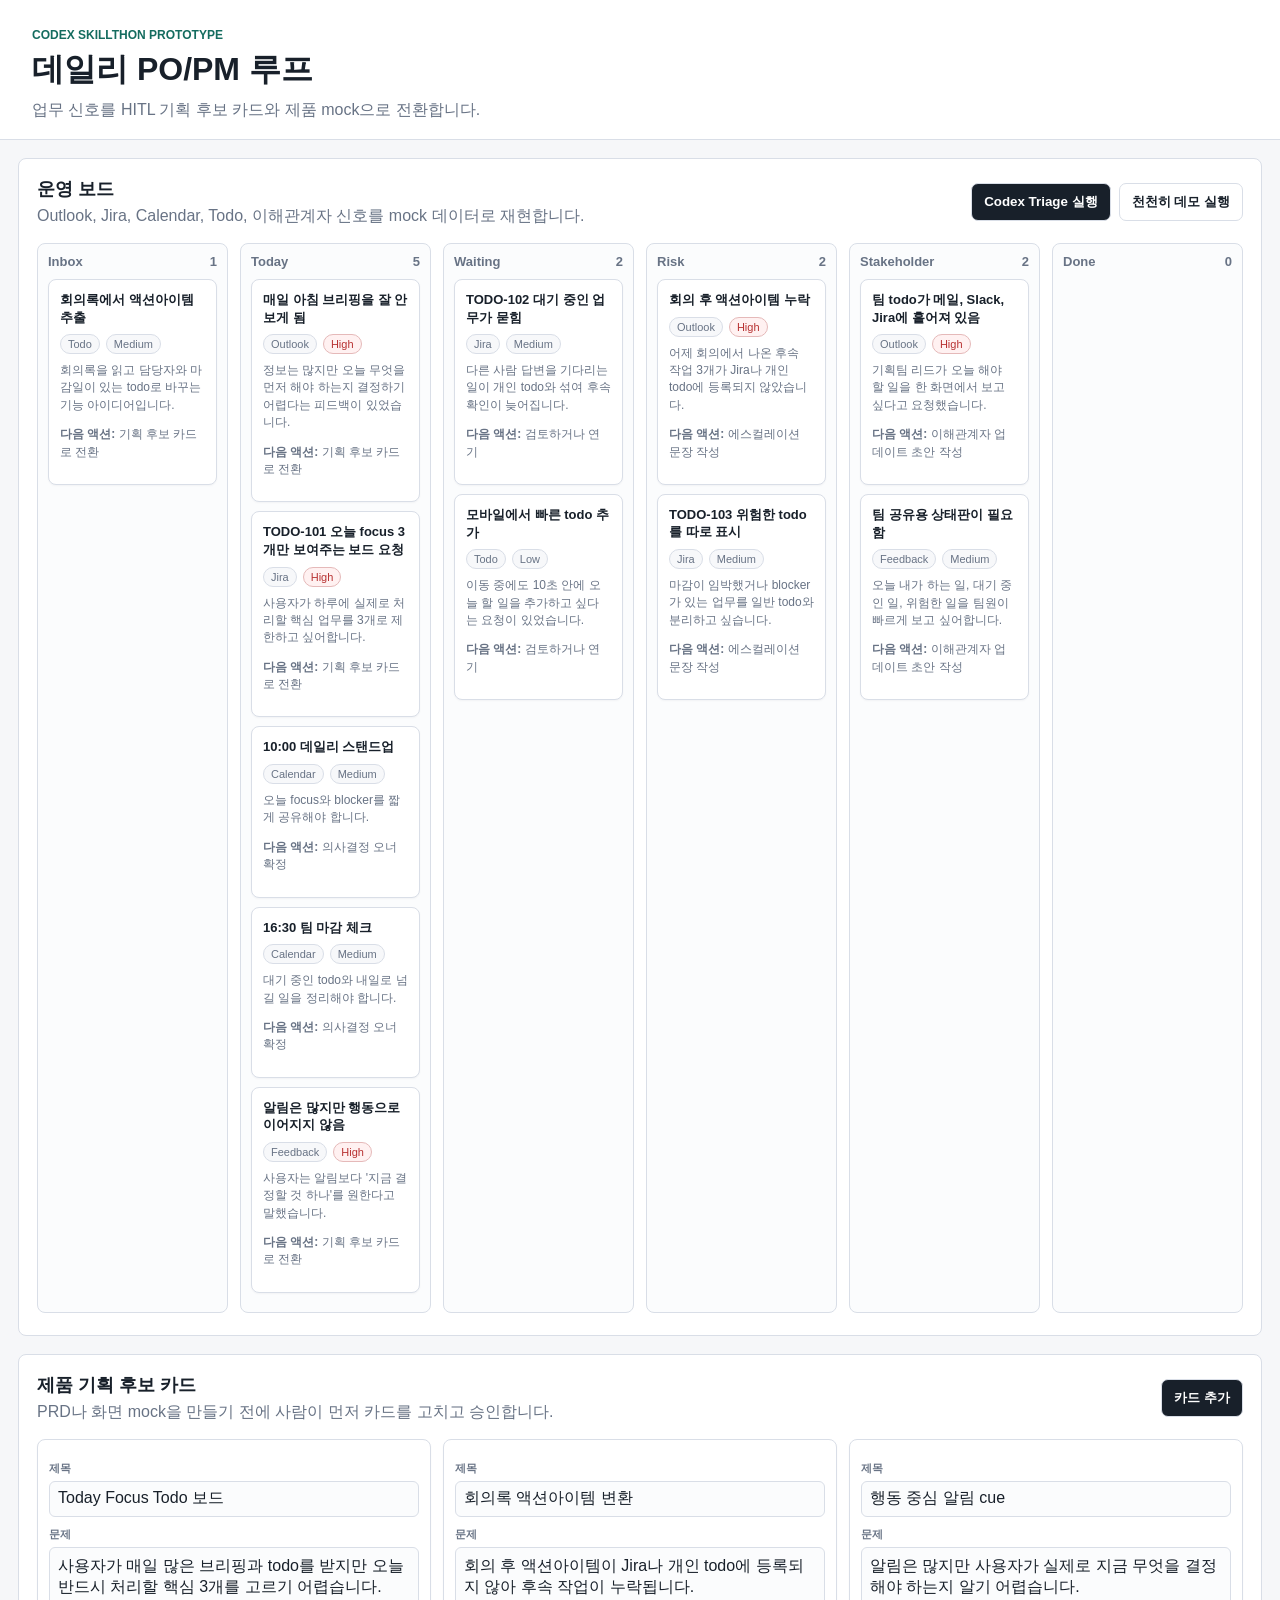
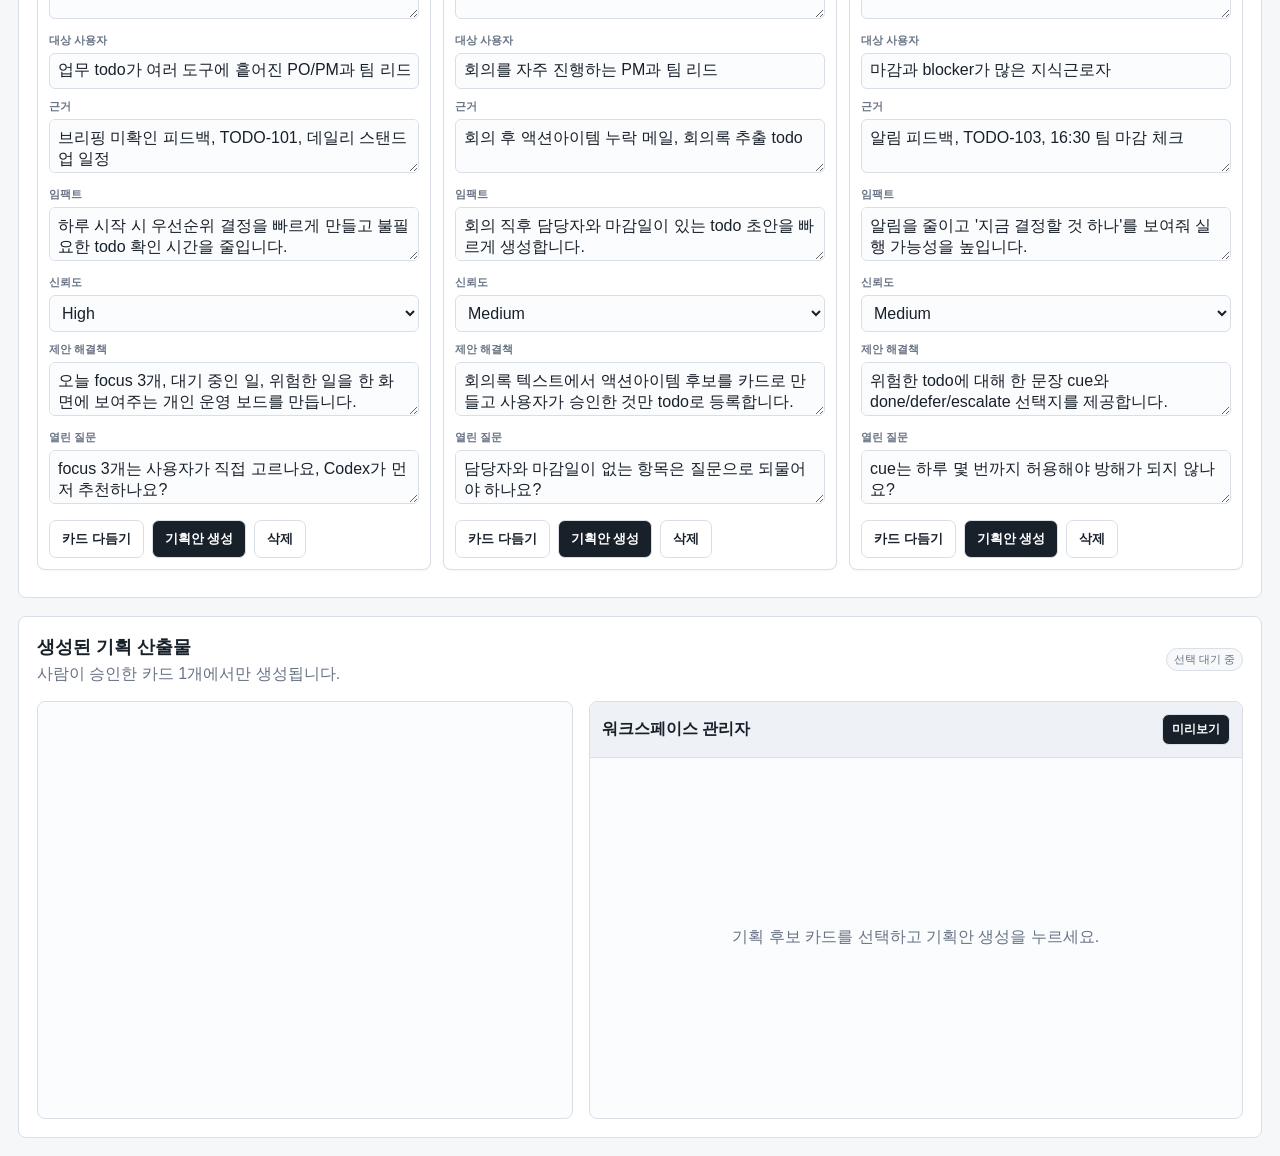
<file: prototype/index.html>
<!doctype html>
<html lang="ko">
  <head>
    <meta charset="utf-8">
    <meta name="viewport" content="width=device-width, initial-scale=1">
    <title>데일리 PO/PM 루프</title>
    <link rel="stylesheet" href="styles.css">
  </head>
  <body>
    <header class="app-header">
      <div>
        <p class="eyebrow">Codex Skillthon Prototype</p>
        <h1>데일리 PO/PM 루프</h1>
        <p class="subtitle">업무 신호를 HITL 기획 후보 카드와 제품 mock으로 전환합니다.</p>
      </div>
      <div class="pet">
        <span class="pet-dot"></span>
        <span id="petPrompt">권한 템플릿 기회 카드가 PRD/mock 후보로 준비됐습니다.</span>
      </div>
    </header>

    <main class="layout">
      <section class="panel">
        <div class="panel-head">
          <div>
            <h2>운영 보드</h2>
            <p>Outlook, Jira, Calendar, Todo, 이해관계자 신호를 mock 데이터로 재현합니다.</p>
          </div>
          <div class="button-row">
            <button id="runTriage">Codex Triage 실행</button>
            <button id="runDemo" class="secondary">천천히 데모 실행</button>
          </div>
        </div>
        <div id="board" class="board"></div>
      </section>

      <section class="panel">
        <div class="panel-head">
          <div>
            <h2>제품 기획 후보 카드</h2>
            <p>PRD나 화면 mock을 만들기 전에 사람이 먼저 카드를 고치고 승인합니다.</p>
          </div>
          <button id="addCard">카드 추가</button>
        </div>
        <div id="opportunities" class="opportunity-list"></div>
      </section>

      <section class="panel artifact-panel">
        <div class="panel-head">
          <div>
            <h2>생성된 기획 산출물</h2>
            <p>사람이 승인한 카드 1개에서만 생성됩니다.</p>
          </div>
          <span id="artifactState" class="badge">선택 대기 중</span>
        </div>
        <div class="artifact-grid">
          <article class="prd" id="prd"></article>
          <article class="mock">
            <div class="mock-toolbar">
              <span>워크스페이스 관리자</span>
              <button>미리보기</button>
            </div>
            <div id="uiMock" class="ui-mock empty">기획 후보 카드를 선택하고 기획안 생성을 누르세요.</div>
          </article>
        </div>
      </section>
    </main>

    <script src="data.js"></script>
    <script src="app.js"></script>
  </body>
</html>
</file>
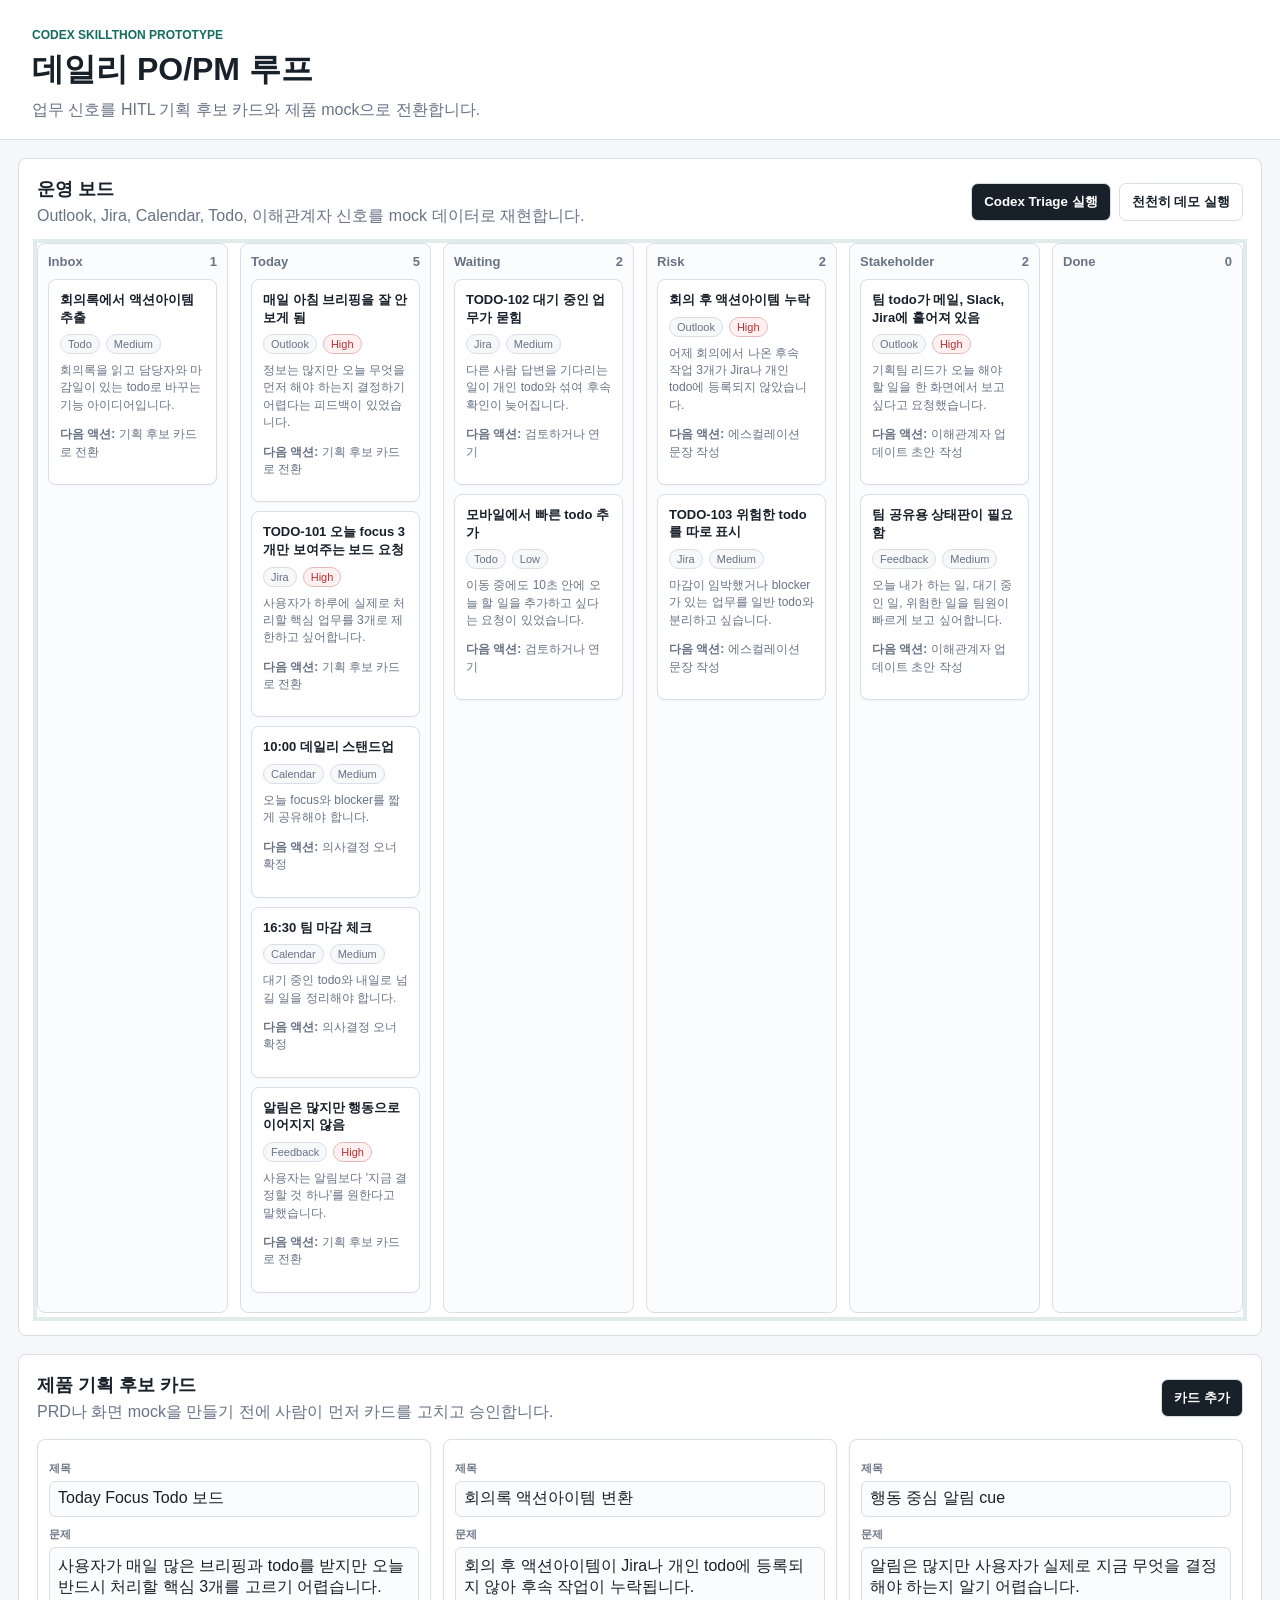
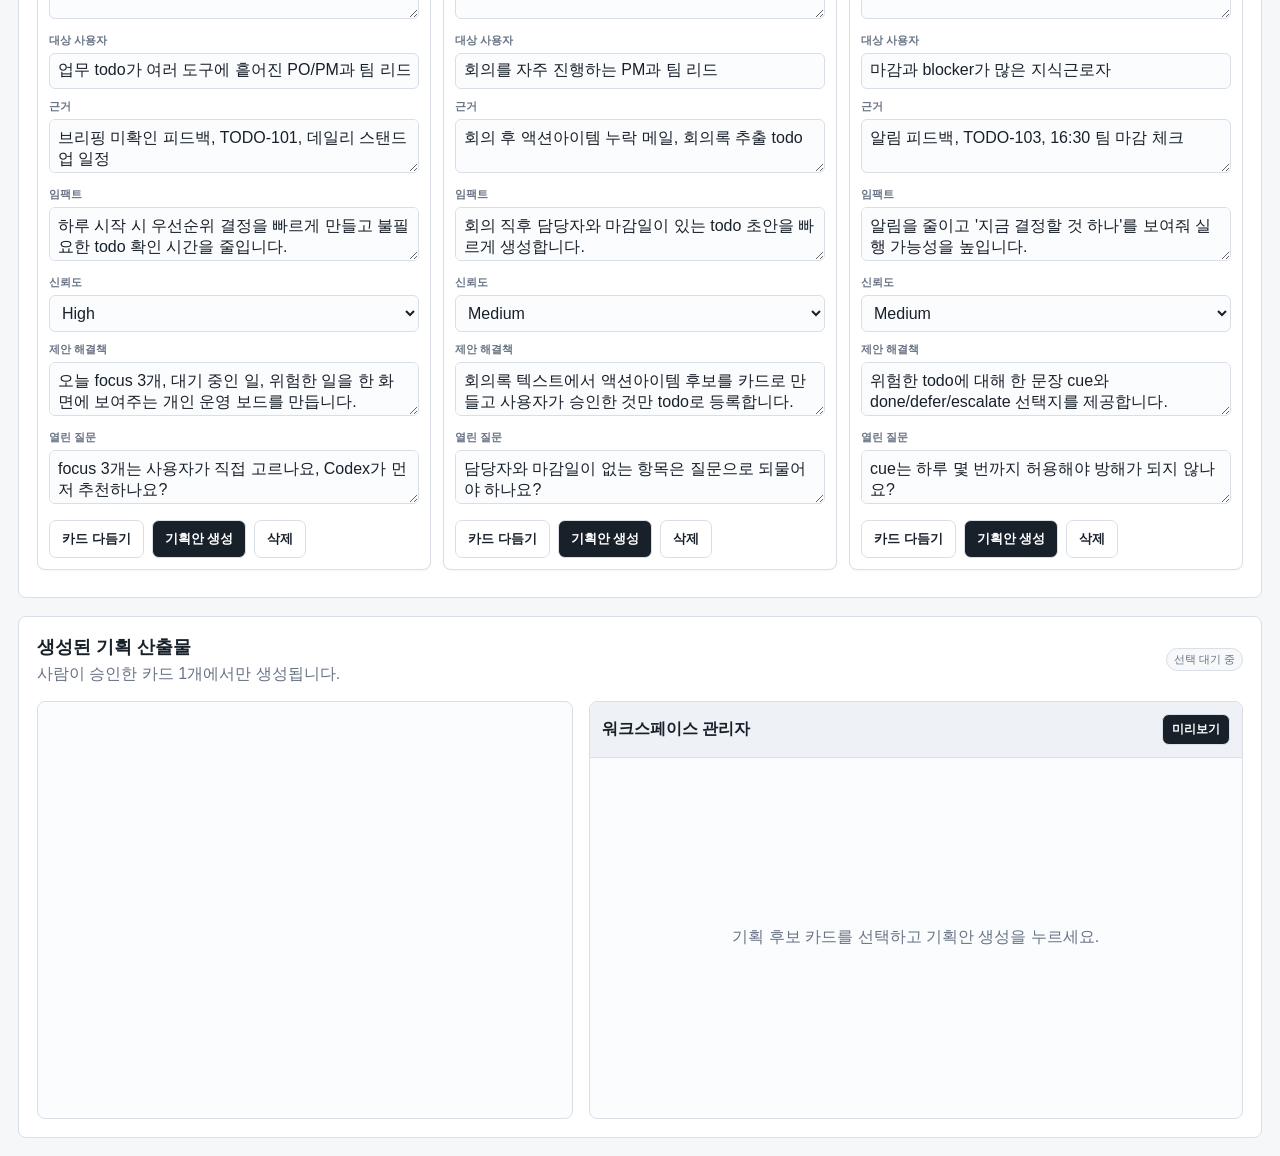
<file: prototype/demo.html>
<!doctype html>
<html lang="ko">
  <head>
    <meta charset="utf-8">
    <meta name="viewport" content="width=device-width, initial-scale=1">
    <title>데일리 PO/PM 루프 자동 데모</title>
    <link rel="stylesheet" href="styles.css">
  </head>
  <body>
    <header class="app-header">
      <div>
        <p class="eyebrow">Codex Skillthon Prototype</p>
        <h1>데일리 PO/PM 루프</h1>
        <p class="subtitle">업무 신호를 HITL 기획 후보 카드와 제품 mock으로 전환합니다.</p>
      </div>
      <div class="pet">
        <span class="pet-dot"></span>
        <span id="petPrompt">권한 템플릿 기회 카드가 PRD/mock 후보로 준비됐습니다.</span>
      </div>
    </header>

    <main class="layout">
      <section class="panel">
        <div class="panel-head">
          <div>
            <h2>운영 보드</h2>
            <p>Outlook, Jira, Calendar, Todo, 이해관계자 신호를 mock 데이터로 재현합니다.</p>
          </div>
          <div class="button-row">
            <button id="runTriage">Codex Triage 실행</button>
            <button id="runDemo" class="secondary">천천히 데모 실행</button>
          </div>
        </div>
        <div id="board" class="board"></div>
      </section>

      <section class="panel">
        <div class="panel-head">
          <div>
            <h2>제품 기획 후보 카드</h2>
            <p>PRD나 화면 mock을 만들기 전에 사람이 먼저 카드를 고치고 승인합니다.</p>
          </div>
          <button id="addCard">카드 추가</button>
        </div>
        <div id="opportunities" class="opportunity-list"></div>
      </section>

      <section class="panel artifact-panel">
        <div class="panel-head">
          <div>
            <h2>생성된 기획 산출물</h2>
            <p>사람이 승인한 카드 1개에서만 생성됩니다.</p>
          </div>
          <span id="artifactState" class="badge">선택 대기 중</span>
        </div>
        <div class="artifact-grid">
          <article class="prd" id="prd"></article>
          <article class="mock">
            <div class="mock-toolbar">
              <span>워크스페이스 관리자</span>
              <button>미리보기</button>
            </div>
            <div id="uiMock" class="ui-mock empty">기획 후보 카드를 선택하고 기획안 생성을 누르세요.</div>
          </article>
        </div>
      </section>
    </main>

    <script>window.AUTO_DEMO = true;</script>
    <script src="data.js"></script>
    <script src="app.js"></script>
  </body>
</html>
</file>
<file: prototype/styles.css>
:root {
  --bg: #f6f7f9;
  --surface: #ffffff;
  --ink: #18202a;
  --muted: #687385;
  --line: #d9dee7;
  --accent: #146c5f;
  --accent-soft: #e6f3ef;
  --risk: #b83232;
  --today: #225db0;
  --stakeholder: #7557b7;
  --waiting: #8a5b12;
}

* {
  box-sizing: border-box;
}

body {
  margin: 0;
  font-family: Inter, "Segoe UI", Arial, sans-serif;
  background: var(--bg);
  color: var(--ink);
}

button {
  border: 1px solid var(--line);
  background: var(--ink);
  color: white;
  border-radius: 7px;
  padding: 9px 12px;
  font-weight: 650;
  cursor: pointer;
}

button.secondary {
  background: var(--surface);
  color: var(--ink);
}

.button-row {
  display: flex;
  gap: 8px;
  flex-wrap: wrap;
}

.demo-highlight {
  border-color: var(--accent);
  box-shadow: 0 0 0 4px rgba(20, 108, 95, 0.13);
}

button:focus-visible,
textarea:focus-visible,
input:focus-visible,
select:focus-visible {
  outline: 3px solid #9fd8cf;
  outline-offset: 2px;
}

.app-header {
  display: flex;
  align-items: flex-end;
  justify-content: space-between;
  gap: 24px;
  padding: 28px 32px 18px;
  border-bottom: 1px solid var(--line);
  background: var(--surface);
}

.eyebrow {
  margin: 0 0 6px;
  color: var(--accent);
  font-size: 12px;
  font-weight: 800;
  letter-spacing: 0;
  text-transform: uppercase;
}

h1,
h2,
h3,
p {
  margin-top: 0;
}

h1 {
  margin-bottom: 8px;
  font-size: 32px;
}

h2 {
  margin-bottom: 5px;
  font-size: 18px;
}

.subtitle,
.panel-head p {
  color: var(--muted);
  margin-bottom: 0;
}

.pet {
  display: none;
}

.pet-dot {
  width: 11px;
  height: 11px;
  border-radius: 999px;
  background: var(--accent);
  box-shadow: 0 0 0 5px rgba(20, 108, 95, 0.14);
  flex: 0 0 auto;
}

.layout {
  display: grid;
  gap: 18px;
  padding: 18px;
}

.panel {
  background: var(--surface);
  border: 1px solid var(--line);
  border-radius: 8px;
  padding: 18px;
}

.panel-head {
  display: flex;
  align-items: center;
  justify-content: space-between;
  gap: 16px;
  margin-bottom: 16px;
}

.board {
  display: grid;
  grid-template-columns: repeat(6, minmax(170px, 1fr));
  gap: 12px;
  overflow-x: auto;
  padding-bottom: 4px;
}

.column {
  min-height: 220px;
  border: 1px solid var(--line);
  border-radius: 8px;
  background: #fbfcfd;
  padding: 10px;
}

.column h3 {
  display: flex;
  justify-content: space-between;
  align-items: center;
  font-size: 13px;
  color: var(--muted);
  margin-bottom: 10px;
}

.card,
.opp-card {
  border: 1px solid var(--line);
  border-radius: 8px;
  background: var(--surface);
  padding: 11px;
  margin-bottom: 9px;
  box-shadow: 0 1px 2px rgba(20, 30, 45, 0.04);
}

.card-title {
  font-size: 13px;
  font-weight: 750;
  line-height: 1.35;
}

.card-meta {
  display: flex;
  gap: 6px;
  flex-wrap: wrap;
  margin: 8px 0;
}

.tag,
.badge {
  border: 1px solid var(--line);
  border-radius: 999px;
  padding: 3px 7px;
  font-size: 11px;
  color: var(--muted);
  background: #f7f8fa;
}

.tag.high {
  color: var(--risk);
  border-color: #e5b9b9;
  background: #fff1f1;
}

.card-detail {
  color: var(--muted);
  font-size: 12px;
  line-height: 1.45;
}

.opportunity-list {
  display: grid;
  grid-template-columns: repeat(3, minmax(260px, 1fr));
  gap: 12px;
}

.opp-card textarea,
.opp-card input,
.opp-card select {
  width: 100%;
  border: 1px solid var(--line);
  border-radius: 6px;
  padding: 8px;
  font: inherit;
  color: var(--ink);
  background: #fbfcfd;
}

.opp-card label {
  display: block;
  margin: 10px 0 5px;
  font-size: 11px;
  font-weight: 800;
  color: var(--muted);
  text-transform: uppercase;
}

.opp-actions {
  display: flex;
  gap: 8px;
  flex-wrap: wrap;
  margin-top: 12px;
}

.artifact-grid {
  display: grid;
  grid-template-columns: minmax(320px, 0.9fr) minmax(360px, 1.1fr);
  gap: 16px;
}

.prd {
  border: 1px solid var(--line);
  border-radius: 8px;
  padding: 16px;
  background: #fbfcfd;
}

.prd h3 {
  margin-bottom: 10px;
}

.prd ul {
  padding-left: 18px;
}

.prd li {
  margin-bottom: 6px;
}

.mock {
  border: 1px solid var(--line);
  border-radius: 8px;
  overflow: hidden;
  background: #fbfcfd;
}

.mock-toolbar {
  display: flex;
  justify-content: space-between;
  align-items: center;
  padding: 12px;
  border-bottom: 1px solid var(--line);
  background: #eef2f6;
  font-weight: 750;
}

.mock-toolbar button {
  padding: 6px 9px;
  font-size: 12px;
}

.ui-mock {
  padding: 18px;
  min-height: 360px;
}

.ui-mock.empty {
  display: grid;
  place-items: center;
  color: var(--muted);
}

.mock-hero {
  border: 1px solid var(--line);
  border-radius: 8px;
  background: white;
  padding: 16px;
  margin-bottom: 14px;
}

.template-grid {
  display: grid;
  grid-template-columns: repeat(3, 1fr);
  gap: 10px;
}

.todo-shell {
  border: 1px solid var(--line);
  border-radius: 10px;
  background: white;
  overflow: hidden;
}

.todo-topbar {
  display: flex;
  justify-content: space-between;
  align-items: center;
  gap: 12px;
  padding: 14px 16px;
  border-bottom: 1px solid var(--line);
  background: #f7faf9;
}

.todo-topbar h3 {
  margin: 0;
  font-size: 16px;
}

.todo-topbar p {
  margin: 3px 0 0;
  color: var(--muted);
  font-size: 12px;
}

.todo-add {
  display: flex;
  gap: 8px;
  padding: 12px 16px;
  border-bottom: 1px solid var(--line);
}

.todo-add input {
  flex: 1;
  border: 1px solid var(--line);
  border-radius: 7px;
  padding: 9px 10px;
  font: inherit;
}

.todo-sections {
  display: grid;
  grid-template-columns: 1.2fr 0.8fr;
  gap: 14px;
  padding: 16px;
}

.todo-section {
  border: 1px solid var(--line);
  border-radius: 8px;
  padding: 12px;
  background: #fbfcfd;
}

.todo-section h4 {
  margin: 0 0 10px;
  font-size: 13px;
  color: var(--muted);
}

.todo-item {
  display: grid;
  grid-template-columns: 18px minmax(0, 1fr) auto;
  gap: 8px;
  align-items: start;
  padding: 9px;
  border: 1px solid var(--line);
  border-radius: 7px;
  background: white;
  margin-bottom: 8px;
}

.todo-check {
  width: 16px;
  height: 16px;
  border: 2px solid var(--accent);
  border-radius: 4px;
  margin-top: 2px;
}

.todo-item strong {
  display: block;
  font-size: 13px;
}

.todo-item span {
  display: block;
  margin-top: 2px;
  color: var(--muted);
  font-size: 12px;
}

.todo-item.risk {
  border-color: #e5b9b9;
  background: #fff7f7;
}

.todo-item.waiting {
  border-color: #ead7ad;
  background: #fffaf0;
}

.todo-pill {
  border-radius: 999px;
  padding: 3px 7px;
  font-size: 11px;
  background: var(--accent-soft);
  color: var(--accent);
  white-space: nowrap;
}

.template-tile {
  border: 1px solid var(--line);
  border-radius: 8px;
  background: white;
  padding: 12px;
  min-height: 110px;
}

.template-tile strong {
  display: block;
  margin-bottom: 8px;
}

.template-tile p {
  color: var(--muted);
  font-size: 12px;
}

@media (max-width: 980px) {
  .app-header,
  .panel-head {
    align-items: flex-start;
    flex-direction: column;
  }

  .opportunity-list,
  .artifact-grid {
    grid-template-columns: 1fr;
  }

  .board {
    grid-template-columns: repeat(6, 220px);
  }

}
</file>
